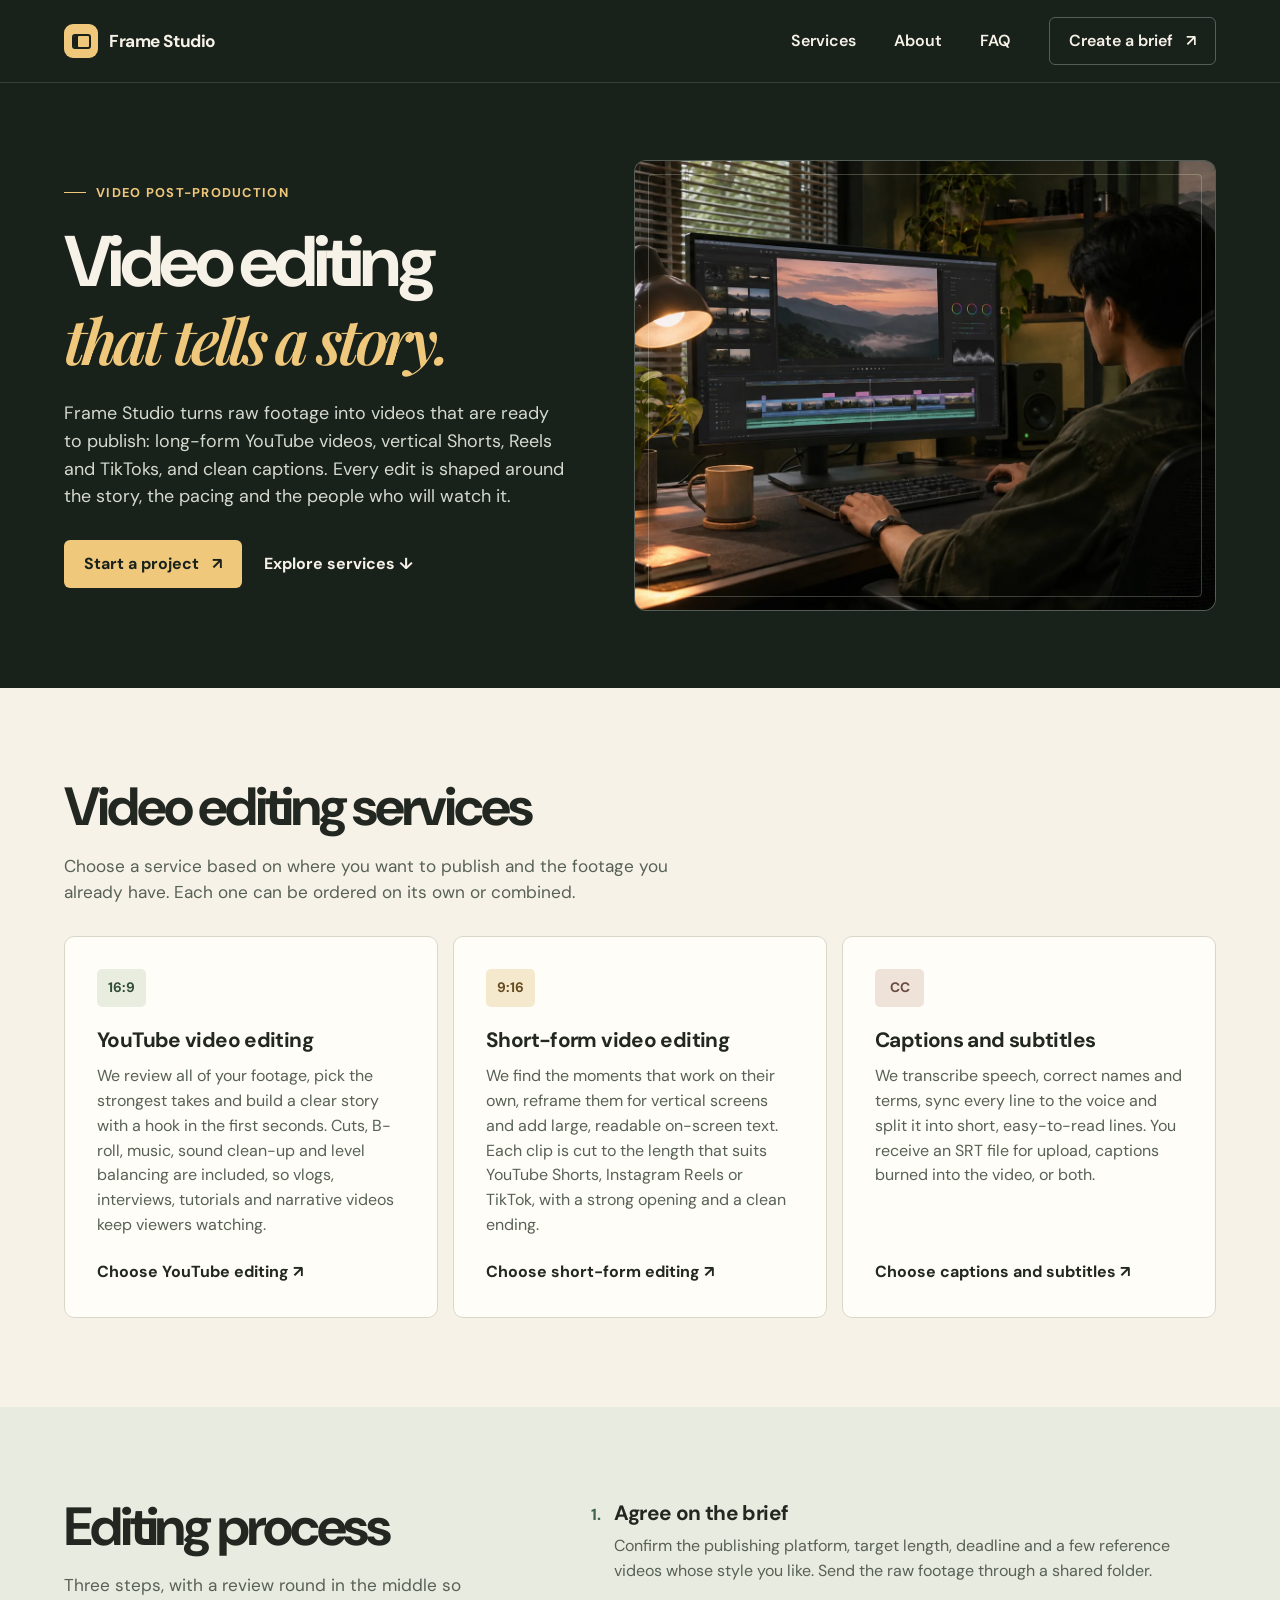
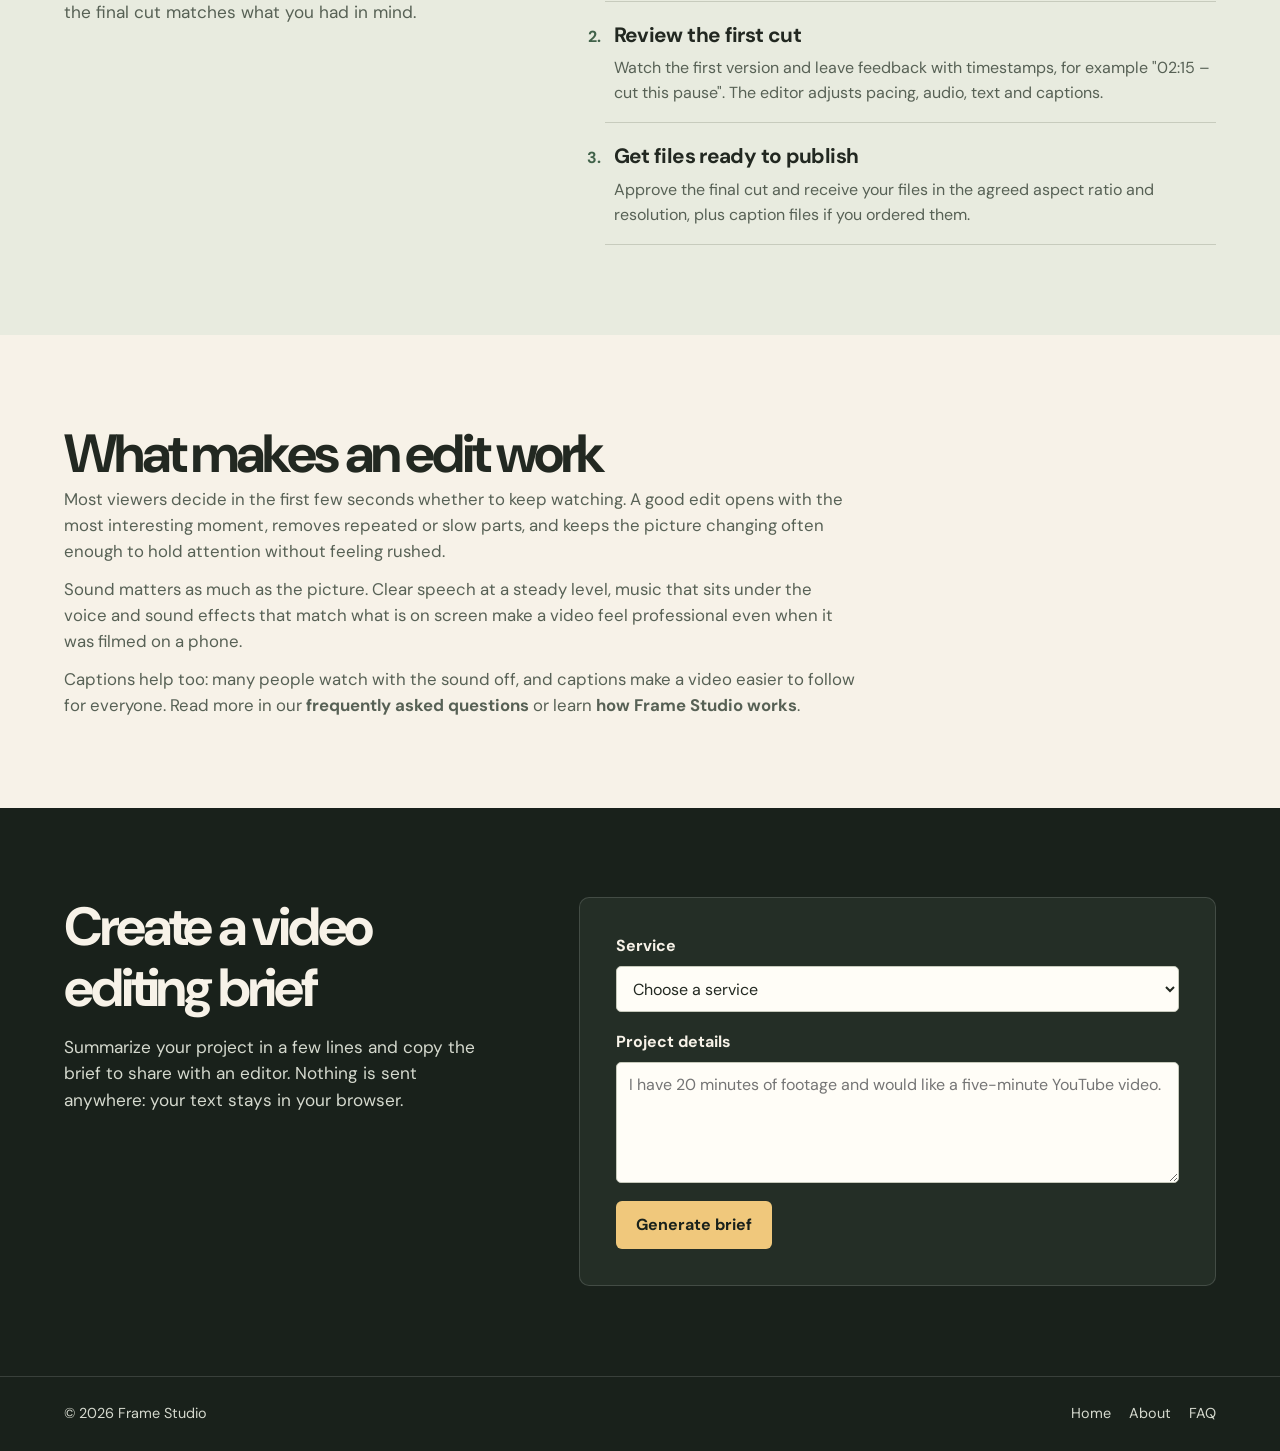
<file: index.html>
<!doctype html>
<html lang="en">
<head>
  <meta charset="utf-8">
  <meta name="viewport" content="width=device-width, initial-scale=1">
  <meta name="theme-color" content="#19211b">
  <title>Frame Studio | YouTube Video Editing, Shorts and Captions</title>
  <meta name="description" content="Frame Studio edits YouTube videos, vertical Shorts, Reels and TikToks, and writes accurate captions and SRT subtitles. See our services, editing process and how to send a brief.">
  <link rel="canonical" href="https://davidkansen01.io.vn/">
  <meta property="og:title" content="Frame Studio | Video Editing Services">
  <meta property="og:description" content="YouTube editing, short-form video and captions, with a clear three-step process.">
  <meta property="og:type" content="website">
  <meta property="og:url" content="https://davidkansen01.io.vn/">
  <meta property="og:image" content="https://davidkansen01.io.vn/phong-dung.webp">
  <link rel="preconnect" href="https://fonts.googleapis.com">
  <link rel="preconnect" href="https://fonts.gstatic.com" crossorigin>
  <link href="https://fonts.googleapis.com/css2?family=DM+Sans:wght@400;500;600;700&family=Playfair+Display:ital,wght@1,600&display=swap" rel="stylesheet">
  <link rel="stylesheet" href="style.css">
  <script type="application/ld+json">
  {
    "@context": "https://schema.org",
    "@type": "ProfessionalService",
    "name": "Frame Studio",
    "url": "https://davidkansen01.io.vn/",
    "image": "https://davidkansen01.io.vn/phong-dung.webp",
    "description": "Video editing for YouTube, short-form vertical video, and captions and subtitles.",
    "serviceType": ["YouTube video editing", "Short-form video editing", "Captions and subtitles"]
  }
  </script>
</head>
<body>
  <a class="skip button" href="#noi-dung">Skip to content</a>
  <header id="dau-trang" class="masthead dark">
    <div class="wrap header-inner">
      <a class="brand" href="/">
        <span class="brand-mark" aria-hidden="true"></span>
        Frame Studio
      </a>
      <nav class="nav" aria-label="Main navigation">
        <a class="nav-section" href="#dich-vu">Services</a>
        <a class="nav-section" href="about.html">About</a>
        <a class="nav-section" href="faq.html">FAQ</a>
        <a class="button ghost" href="#yeu-cau">Create a brief <span aria-hidden="true">↗</span></a>
      </nav>
    </div>
  </header>

  <main id="noi-dung">
    <section class="dark" aria-labelledby="tieu-de">
      <div class="wrap hero">
        <div class="hero-copy">
          <p class="eyebrow">Video post-production</p>
          <h1 id="tieu-de">Video editing <em>that tells a story.</em></h1>
          <p>Frame Studio turns raw footage into videos that are ready to publish: long-form YouTube videos, vertical Shorts, Reels and TikToks, and clean captions. Every edit is shaped around the story, the pacing and the people who will watch it.</p>
          <div class="hero-actions">
            <a class="button" href="#yeu-cau">Start a project <span aria-hidden="true">↗</span></a>
            <a class="text-link" href="#dich-vu">Explore services <span aria-hidden="true">↓</span></a>
          </div>
        </div>
        <figure class="hero-image">
          <img src="phong-dung.webp" width="1440" height="960" fetchpriority="high"
            alt="A video editor reviews footage of a mountain sunset on an editing monitor">
        </figure>
      </div>
    </section>

    <section id="dich-vu" class="section wrap">
      <h2>Video editing services</h2>
      <p class="section-intro">Choose a service based on where you want to publish and the footage you already have. Each one can be ordered on its own or combined.</p>
      <div class="service-grid">
        <article class="service">
          <span class="format">16:9</span>
          <h3>YouTube video editing</h3>
          <p>We review all of your footage, pick the strongest takes and build a clear story with a hook in the first seconds. Cuts, B-roll, music, sound clean-up and level balancing are included, so vlogs, interviews, tutorials and narrative videos keep viewers watching.</p>
          <a class="text-link" href="#yeu-cau" data-service="youtube">Choose YouTube editing <span aria-hidden="true">↗</span></a>
        </article>
        <article class="service">
          <span class="format">9:16</span>
          <h3>Short-form video editing</h3>
          <p>We find the moments that work on their own, reframe them for vertical screens and add large, readable on-screen text. Each clip is cut to the length that suits YouTube Shorts, Instagram Reels or TikTok, with a strong opening and a clean ending.</p>
          <a class="text-link" href="#yeu-cau" data-service="short">Choose short-form editing <span aria-hidden="true">↗</span></a>
        </article>
        <article class="service">
          <span class="format">CC</span>
          <h3>Captions and subtitles</h3>
          <p>We transcribe speech, correct names and terms, sync every line to the voice and split it into short, easy-to-read lines. You receive an SRT file for upload, captions burned into the video, or both.</p>
          <a class="text-link" href="#yeu-cau" data-service="captions">Choose captions and subtitles <span aria-hidden="true">↗</span></a>
        </article>
      </div>
    </section>

    <section id="quy-trinh" class="section process">
      <div class="wrap process-layout">
        <div>
          <h2>Editing process</h2>
          <p class="section-intro">Three steps, with a review round in the middle so the final cut matches what you had in mind.</p>
        </div>
        <ol class="steps">
          <li>
            <h3>Agree on the brief</h3>
            <p>Confirm the publishing platform, target length, deadline and a few reference videos whose style you like. Send the raw footage through a shared folder.</p>
          </li>
          <li>
            <h3>Review the first cut</h3>
            <p>Watch the first version and leave feedback with timestamps, for example "02:15 – cut this pause". The editor adjusts pacing, audio, text and captions.</p>
          </li>
          <li>
            <h3>Get files ready to publish</h3>
            <p>Approve the final cut and receive your files in the agreed aspect ratio and resolution, plus caption files if you ordered them.</p>
          </li>
        </ol>
      </div>
    </section>

    <section class="section wrap">
      <h2>What makes an edit work</h2>
      <div class="prose">
        <p>Most viewers decide in the first few seconds whether to keep watching. A good edit opens with the most interesting moment, removes repeated or slow parts, and keeps the picture changing often enough to hold attention without feeling rushed.</p>
        <p>Sound matters as much as the picture. Clear speech at a steady level, music that sits under the voice and sound effects that match what is on screen make a video feel professional even when it was filmed on a phone.</p>
        <p>Captions help too: many people watch with the sound off, and captions make a video easier to follow for everyone. Read more in our <a class="text-link" href="faq.html">frequently asked questions</a> or learn <a class="text-link" href="about.html">how Frame Studio works</a>.</p>
      </div>
    </section>

    <section id="yeu-cau" class="section dark">
      <div class="wrap brief-layout">
        <div>
          <h2>Create a video editing brief</h2>
          <p class="section-intro">Summarize your project in a few lines and copy the brief to share with an editor. Nothing is sent anywhere: your text stays in your browser.</p>
        </div>
        <div class="form-panel">
          <form id="brief-form" method="post">
            <div class="field">
              <label for="service">Service</label>
              <select id="service" name="service" required>
                <option value="">Choose a service</option>
                <option value="youtube">YouTube video editing</option>
                <option value="short">Short-form video editing</option>
                <option value="captions">Captions and subtitles</option>
                <option value="other">Multiple services</option>
              </select>
            </div>
            <div class="field">
              <label for="details">Project details</label>
              <textarea id="details" name="details" rows="4" maxlength="1500" required
                placeholder="I have 20 minutes of footage and would like a five-minute YouTube video."></textarea>
            </div>
            <button id="make-brief" class="button" type="submit" disabled>Generate brief</button>
            <noscript><p>Enable JavaScript to generate a brief.</p></noscript>
          </form>
          <div id="brief-result" class="brief-result" hidden>
            <div class="field">
              <label for="brief-text">Project brief</label>
              <textarea id="brief-text" rows="5" readonly></textarea>
            </div>
            <button id="copy-brief" class="button ghost" type="button">Copy brief</button>
          </div>
          <p id="brief-status" class="status" role="status"></p>
        </div>
      </div>
    </section>
  </main>

  <footer class="footer dark">
    <div class="wrap foot">
      <span>© 2026 Frame Studio</span>
      <nav aria-label="Footer">
        <a href="/">Home</a>
        <a href="about.html">About</a>
        <a href="faq.html">FAQ</a>
      </nav>
    </div>
  </footer>
  <script>
    const form = document.querySelector("#brief-form");
    const service = document.querySelector("#service");
    const details = document.querySelector("#details");
    const result = document.querySelector("#brief-result");
    const brief = document.querySelector("#brief-text");
    const statusMessage = document.querySelector("#brief-status");
    const detailsRequired = "Describe your project.";

    document.querySelectorAll("[data-service]").forEach((link) => {
      link.addEventListener("click", () => {
        service.value = link.dataset.service;
        service.setCustomValidity("");
        result.hidden = true;
        statusMessage.textContent = "";
      });
    });

    form.addEventListener("input", () => {
      service.setCustomValidity("");
      details.setCustomValidity("");
      result.hidden = true;
      statusMessage.textContent = "";
    });

    service.addEventListener("invalid", () => service.setCustomValidity("Choose a service."));
    details.addEventListener("invalid", () => details.setCustomValidity(detailsRequired));

    form.addEventListener("submit", (event) => {
      event.preventDefault();
      const description = details.value.trim();
      if (!description) {
        details.setCustomValidity(detailsRequired);
        details.reportValidity();
        return;
      }
      const selectedService = service.selectedOptions[0].textContent;
      brief.value = ["VIDEO EDITING BRIEF", selectedService, "", description].join("\n");
      result.hidden = false;
      brief.focus();
      statusMessage.textContent = "Your brief is ready to copy.";
    });

    document.querySelector("#copy-brief").addEventListener("click", async () => {
      try {
        await navigator.clipboard.writeText(brief.value);
        statusMessage.textContent = "Brief copied.";
      } catch {
        brief.focus();
        brief.select();
        statusMessage.textContent = "Brief selected. Use your browser’s copy command to copy it.";
      }
    });

    document.querySelector("#make-brief").disabled = false;
  </script>
</body>
</html>
</file>
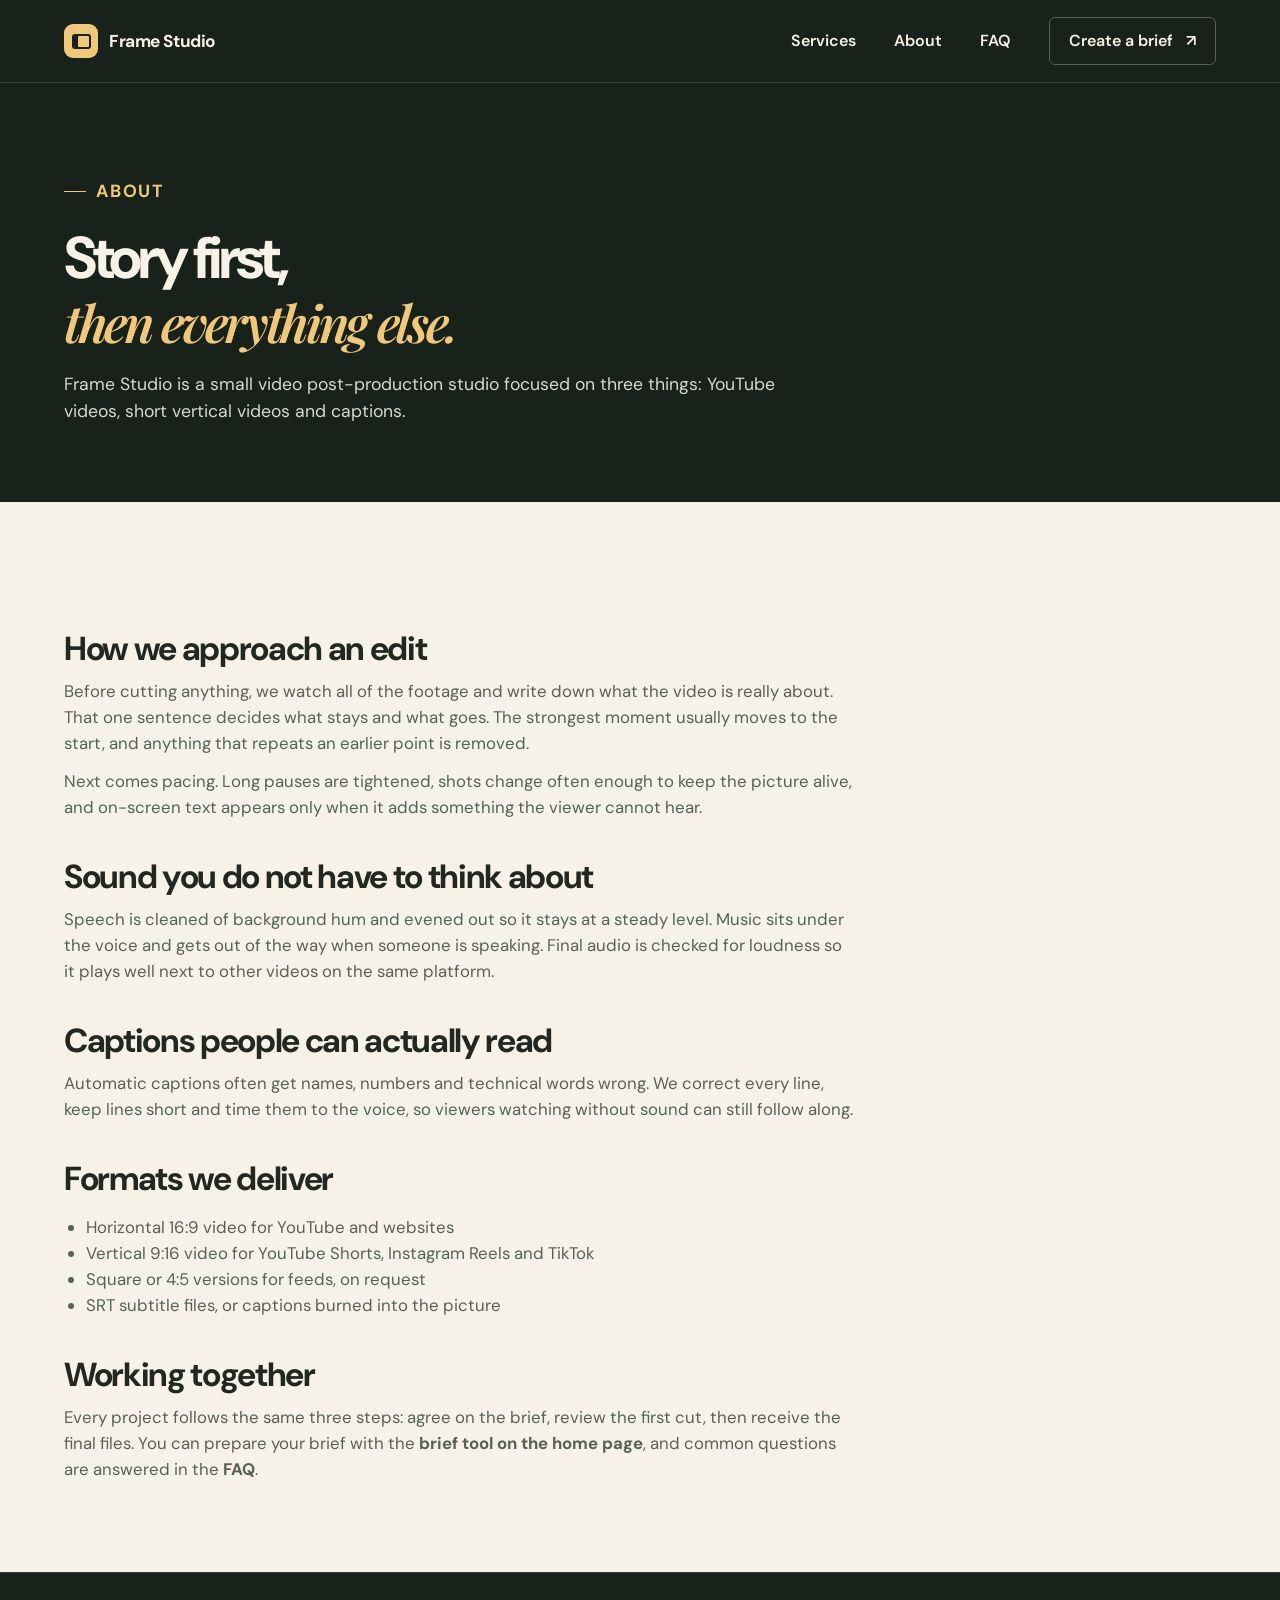
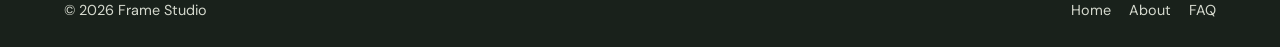
<file: about.html>
<!doctype html>
<html lang="en">
<head>
  <meta charset="utf-8">
  <meta name="viewport" content="width=device-width, initial-scale=1">
  <meta name="theme-color" content="#19211b">
  <title>About Frame Studio | How We Edit Your Videos</title>
  <meta name="description" content="Learn how Frame Studio approaches video editing: story first, clean sound, readable captions and files delivered in the right format for YouTube, Shorts, Reels and TikTok.">
  <link rel="canonical" href="https://davidkansen01.io.vn/about.html">
  <link rel="preconnect" href="https://fonts.googleapis.com">
  <link rel="preconnect" href="https://fonts.gstatic.com" crossorigin>
  <link href="https://fonts.googleapis.com/css2?family=DM+Sans:wght@400;500;600;700&family=Playfair+Display:ital,wght@1,600&display=swap" rel="stylesheet">
  <link rel="stylesheet" href="style.css">
</head>
<body>
  <a class="skip button" href="#noi-dung">Skip to content</a>
  <header class="masthead dark">
    <div class="wrap header-inner">
      <a class="brand" href="/"><span class="brand-mark" aria-hidden="true"></span>Frame Studio</a>
      <nav class="nav" aria-label="Main navigation">
        <a class="nav-section" href="/#dich-vu">Services</a>
        <a class="nav-section" href="about.html" aria-current="page">About</a>
        <a class="nav-section" href="faq.html">FAQ</a>
        <a class="button ghost" href="/#yeu-cau">Create a brief <span aria-hidden="true">↗</span></a>
      </nav>
    </div>
  </header>

  <main id="noi-dung">
    <section class="dark">
      <div class="wrap page-head">
        <p class="eyebrow">About</p>
        <h1>Story first, <em>then everything else.</em></h1>
        <p>Frame Studio is a small video post-production studio focused on three things: YouTube videos, short vertical videos and captions.</p>
      </div>
    </section>

    <section class="section wrap">
      <div class="prose">
        <h2>How we approach an edit</h2>
        <p>Before cutting anything, we watch all of the footage and write down what the video is really about. That one sentence decides what stays and what goes. The strongest moment usually moves to the start, and anything that repeats an earlier point is removed.</p>
        <p>Next comes pacing. Long pauses are tightened, shots change often enough to keep the picture alive, and on-screen text appears only when it adds something the viewer cannot hear.</p>

        <h2>Sound you do not have to think about</h2>
        <p>Speech is cleaned of background hum and evened out so it stays at a steady level. Music sits under the voice and gets out of the way when someone is speaking. Final audio is checked for loudness so it plays well next to other videos on the same platform.</p>

        <h2>Captions people can actually read</h2>
        <p>Automatic captions often get names, numbers and technical words wrong. We correct every line, keep lines short and time them to the voice, so viewers watching without sound can still follow along.</p>

        <h2>Formats we deliver</h2>
        <ul>
          <li>Horizontal 16:9 video for YouTube and websites</li>
          <li>Vertical 9:16 video for YouTube Shorts, Instagram Reels and TikTok</li>
          <li>Square or 4:5 versions for feeds, on request</li>
          <li>SRT subtitle files, or captions burned into the picture</li>
        </ul>

        <h2>Working together</h2>
        <p>Every project follows the same three steps: agree on the brief, review the first cut, then receive the final files. You can prepare your brief with the <a class="text-link" href="/#yeu-cau">brief tool on the home page</a>, and common questions are answered in the <a class="text-link" href="faq.html">FAQ</a>.</p>
      </div>
    </section>
  </main>

  <footer class="footer dark">
    <div class="wrap foot">
      <span>© 2026 Frame Studio</span>
      <nav aria-label="Footer"><a href="/">Home</a><a href="about.html">About</a><a href="faq.html">FAQ</a></nav>
    </div>
  </footer>
</body>
</html>
</file>
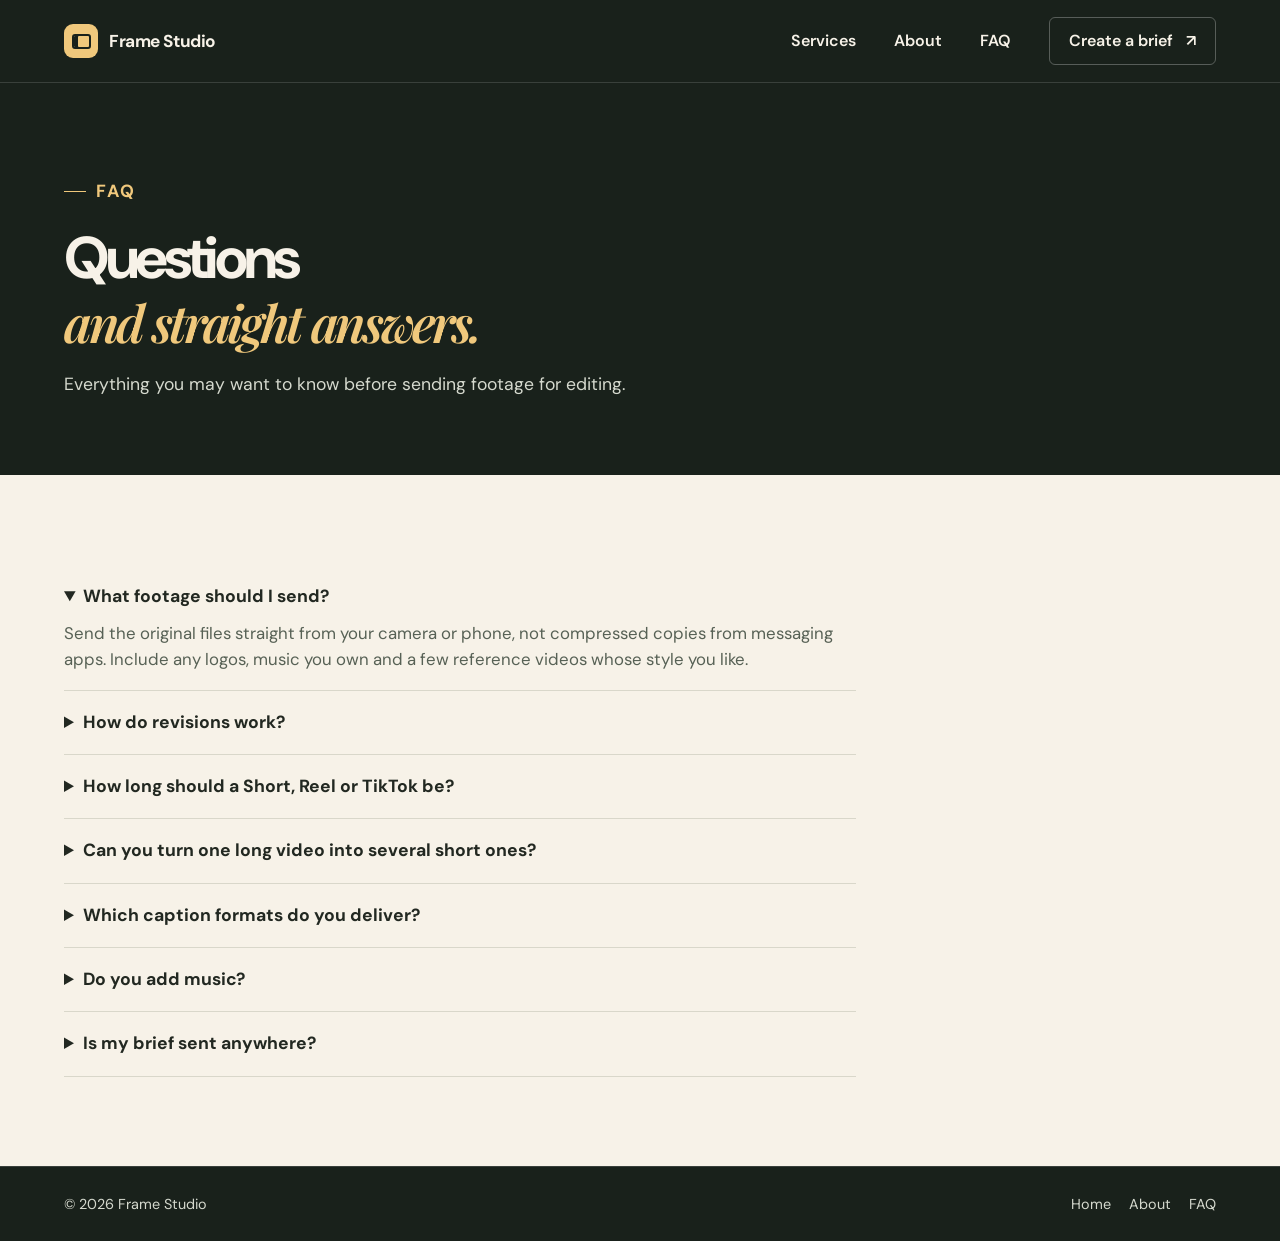
<file: faq.html>
<!doctype html>
<html lang="en">
<head>
  <meta charset="utf-8">
  <meta name="viewport" content="width=device-width, initial-scale=1">
  <meta name="theme-color" content="#19211b">
  <title>Video Editing FAQ | Frame Studio</title>
  <meta name="description" content="Answers to common questions about video editing with Frame Studio: what footage to send, how revisions work, video lengths for Shorts and Reels, and caption file formats.">
  <link rel="canonical" href="https://davidkansen01.io.vn/faq.html">
  <link rel="preconnect" href="https://fonts.googleapis.com">
  <link rel="preconnect" href="https://fonts.gstatic.com" crossorigin>
  <link href="https://fonts.googleapis.com/css2?family=DM+Sans:wght@400;500;600;700&family=Playfair+Display:ital,wght@1,600&display=swap" rel="stylesheet">
  <link rel="stylesheet" href="style.css">
  <script type="application/ld+json">
  {
    "@context": "https://schema.org",
    "@type": "FAQPage",
    "mainEntity": [
      {"@type": "Question", "name": "What footage should I send?", "acceptedAnswer": {"@type": "Answer", "text": "Send the original files straight from your camera or phone, not compressed copies from messaging apps. Include any logos, music you own and a few reference videos whose style you like."}},
      {"@type": "Question", "name": "How do revisions work?", "acceptedAnswer": {"@type": "Answer", "text": "After the first cut you leave feedback with timestamps. The editor makes the changes and sends an updated version for approval."}},
      {"@type": "Question", "name": "How long should a Short, Reel or TikTok be?", "acceptedAnswer": {"@type": "Answer", "text": "Most short clips work best when they make one point quickly. We cut each clip to the length the moment needs and stay within the limits of the platform you choose."}},
      {"@type": "Question", "name": "Which caption formats do you deliver?", "acceptedAnswer": {"@type": "Answer", "text": "An SRT subtitle file that you upload to YouTube or other platforms, captions burned into the video, or both."}},
      {"@type": "Question", "name": "Is my brief sent anywhere?", "acceptedAnswer": {"@type": "Answer", "text": "No. The brief tool on the home page runs in your browser. You copy the brief and share it yourself."}}
    ]
  }
  </script>
</head>
<body>
  <a class="skip button" href="#noi-dung">Skip to content</a>
  <header class="masthead dark">
    <div class="wrap header-inner">
      <a class="brand" href="/"><span class="brand-mark" aria-hidden="true"></span>Frame Studio</a>
      <nav class="nav" aria-label="Main navigation">
        <a class="nav-section" href="/#dich-vu">Services</a>
        <a class="nav-section" href="about.html">About</a>
        <a class="nav-section" href="faq.html" aria-current="page">FAQ</a>
        <a class="button ghost" href="/#yeu-cau">Create a brief <span aria-hidden="true">↗</span></a>
      </nav>
    </div>
  </header>

  <main id="noi-dung">
    <section class="dark">
      <div class="wrap page-head">
        <p class="eyebrow">FAQ</p>
        <h1>Questions <em>and straight answers.</em></h1>
        <p>Everything you may want to know before sending footage for editing.</p>
      </div>
    </section>

    <section class="section wrap">
      <div class="prose faq">
        <details open>
          <summary>What footage should I send?</summary>
          <p>Send the original files straight from your camera or phone, not compressed copies from messaging apps. Include any logos, music you own and a few reference videos whose style you like.</p>
        </details>
        <details>
          <summary>How do revisions work?</summary>
          <p>After the first cut you leave feedback with timestamps, such as "01:40 – remove this part" or "03:05 – make the text bigger". The editor makes the changes and sends an updated version for approval.</p>
        </details>
        <details>
          <summary>How long should a Short, Reel or TikTok be?</summary>
          <p>Most short clips work best when they make one point quickly. We cut each clip to the length the moment needs and stay within the limits of the platform you choose.</p>
        </details>
        <details>
          <summary>Can you turn one long video into several short ones?</summary>
          <p>Yes. A long interview, podcast or vlog usually contains several moments that stand on their own. We pick them out, reframe them for vertical screens and add captions to each one.</p>
        </details>
        <details>
          <summary>Which caption formats do you deliver?</summary>
          <p>An SRT subtitle file that you upload to YouTube or other platforms, captions burned into the video, or both.</p>
        </details>
        <details>
          <summary>Do you add music?</summary>
          <p>Yes, using music you own or tracks that are licensed for use in online videos, so your upload is not blocked or muted.</p>
        </details>
        <details>
          <summary>Is my brief sent anywhere?</summary>
          <p>No. The <a class="text-link" href="/#yeu-cau">brief tool</a> on the home page runs in your browser. You copy the brief and share it yourself.</p>
        </details>
      </div>
    </section>
  </main>

  <footer class="footer dark">
    <div class="wrap foot">
      <span>© 2026 Frame Studio</span>
      <nav aria-label="Footer"><a href="/">Home</a><a href="about.html">About</a><a href="faq.html">FAQ</a></nav>
    </div>
  </footer>
</body>
</html>
</file>
<file: style.css>
:root {
  --forest: #19211b;
  --forest-light: #242e26;
  --ink: #222821;
  --cream: #f7f2e8;
  --paper: #fffdf7;
  --gold: #f0c87c;
  --muted: #576155;
  --line: #d9d7ca;
  --page: min(1240px, 100% - 2 * clamp(20px, 5vw, 76px));
  color: var(--ink);
  background: var(--cream);
  font: 400 16px/1.55 "DM Sans", system-ui, sans-serif;
}
* { box-sizing: border-box; }
[hidden] { display: none !important; }
html { scroll-behavior: smooth; }
body { margin: 0; }
h1, h2, h3, p, figure { margin: 0; }
a { color: inherit; }
img { display: block; max-width: 100%; }
button, select, textarea { font: inherit; }
button { cursor: pointer; }
:focus-visible { outline: 3px solid #9b5a18; outline-offset: 4px; }
.dark :focus-visible { outline-color: var(--gold); }
.wrap { width: var(--page); margin-inline: auto; }
.dark { background: var(--forest); color: var(--cream); }
.skip { position: absolute; top: 12px; left: 12px; z-index: 2; }
.skip:not(:focus) { clip-path: inset(50%); }
.masthead { border-bottom: 1px solid #ffffff24; }
.header-inner, .foot {
  display: flex;
  justify-content: space-between;
  align-items: center;
  gap: 24px;
}
.header-inner { min-height: 82px; }
.brand {
  display: inline-flex;
  align-items: center;
  gap: 11px;
  text-decoration: none;
  font-size: 1.08rem;
  font-weight: 700;
  letter-spacing: -0.025em;
  white-space: nowrap;
}
.brand-mark {
  display: grid;
  place-items: center;
  width: 34px;
  height: 34px;
  background: var(--gold);
  color: var(--forest);
  border-radius: 9px;
}
.brand-mark::before {
  content: "";
  width: 15px;
  height: 11px;
  border: 2px solid currentColor;
  border-radius: 3px;
  box-shadow: inset 4px 0 currentColor;
}
.nav { display: flex; align-items: center; gap: clamp(18px, 3vw, 38px); }
.nav a { text-decoration: none; font-weight: 600; }
.nav a:hover, .text-link:hover { text-decoration: underline; text-underline-offset: 5px; }
.button {
  display: inline-flex;
  min-height: 48px;
  align-items: center;
  justify-content: center;
  gap: 13px;
  padding: 10px 19px;
  border: 1px solid transparent;
  border-radius: 6px;
  background: var(--gold);
  color: var(--forest);
  font-weight: 700;
  text-decoration: none;
  text-align: center;
}
.button:hover { background: #ffdb97; }
.button.ghost { border-color: #ffffff45; color: var(--cream); background: transparent; }
.button.ghost:hover { background: #ffffff12; }
.hero {
  display: grid;
  grid-template-columns: 0.93fr 1.07fr;
  align-items: center;
  gap: clamp(30px, 5vw, 74px);
  padding-block: clamp(48px, 6vw, 88px);
}
.eyebrow {
  display: flex;
  align-items: center;
  gap: 10px;
  margin-bottom: 22px;
  font-size: .8rem;
  font-weight: 700;
  letter-spacing: .1em;
  text-transform: uppercase;
}
.eyebrow::before { content: ""; width: 22px; height: 1px; background: currentColor; }
.dark .eyebrow { color: var(--gold); }
h1 {
  font-size: clamp(3rem, 5.6vw, 5.25rem);
  font-weight: 700;
  letter-spacing: -.068em;
  line-height: 1.07;
}
h1 em {
  display: block;
  margin-block: 3px 0;
  color: var(--gold);
  font: italic 600 .87em/1.17 "Playfair Display", Georgia, serif;
  letter-spacing: -.065em;
}
.hero-copy > p:not(.eyebrow) {
  max-width: 42ch;
  margin-block: 23px 29px;
  color: #d5d9ce;
  font-size: clamp(1rem, 1.4vw, 1.15rem);
}
.hero-actions { display: flex; flex-wrap: wrap; align-items: center; gap: 15px 22px; }
.text-link { font-weight: 700; text-decoration: none; }
.hero-image {
  position: relative;
  overflow: hidden;
  aspect-ratio: 1.29;
  background: var(--forest-light);
  border: 1px solid #ffffff38;
  border-radius: 12px;
}
.hero-image img { width: 100%; height: 100%; object-fit: cover; object-position: 53% center; }
.hero-image::after {
  position: absolute;
  inset: 13px;
  border: 1px solid #fff9e23b;
  border-radius: 4px;
  content: "";
  pointer-events: none;
}
.section { padding-block: clamp(55px, 7vw, 100px); }
.section h2 {
  font-size: clamp(2.1rem, 4.2vw, 3.65rem);
  letter-spacing: -.058em;
  line-height: 1.14;
}
.section-intro {
  max-width: 54ch;
  margin-block: 14px 30px;
  color: var(--muted);
  font-size: 1.075rem;
}
.service-grid {
  display: grid;
  grid-template-columns: repeat(3, minmax(0, 1fr));
  gap: 15px;
}
.service {
  display: flex;
  flex-direction: column;
  align-items: flex-start;
  min-height: 259px;
  padding: clamp(20px, 2.5vw, 33px);
  border: 1px solid var(--line);
  border-radius: 10px;
  background: var(--paper);
}
.service h3, .steps h3 { font-size: 1.3rem; letter-spacing: -.03em; }
.service p, .steps p { color: var(--muted); }
.service p { margin-block: 8px 22px; }
.service a { margin-top: auto; }
.format {
  display: inline-grid;
  min-width: 49px;
  min-height: 38px;
  place-items: center;
  padding: 3px 9px;
  margin-bottom: 17px;
  border-radius: 5px;
  background: #e9eddf;
  color: #304d37;
  font-weight: 700;
  font-size: .86rem;
}
.service:nth-child(2) .format { background: #f4e8cd; color: #654b1d; }
.service:nth-child(3) .format { background: #eee2d9; color: #694c3f; }
.process { background: #e8ebdf; }
.process-layout, .brief-layout {
  display: grid;
  grid-template-columns: .8fr 1.2fr;
  align-items: start;
  gap: clamp(26px, 7vw, 104px);
}
.steps { margin: 0; padding-left: 26px; }
.steps li { padding: 17px 0 17px 9px; border-bottom: 1px solid #c7cbbd; }
.steps li:first-child { padding-top: 0; }
.steps li::marker { color: #41624a; font-weight: 700; }
.steps p { margin-top: 5px; }
.dark .section-intro { color: #d5d9ce; }
.form-panel {
  padding: clamp(19px, 3.6vw, 36px);
  border: 1px solid #ffffff24;
  border-radius: 10px;
  background: var(--forest-light);
}
.field { display: grid; gap: 7px; margin-bottom: 18px; }
.field label { font-weight: 700; }
select, textarea {
  width: 100%;
  min-height: 46px;
  padding: 10px 12px;
  color: var(--ink);
  background: var(--paper);
  border: 1px solid #c6c9bb;
  border-radius: 5px;
}
textarea { resize: vertical; }
.brief-result { margin-top: 23px; padding-top: 23px; border-top: 1px solid #ffffff35; }
.status { margin-top: 9px; color: var(--gold); }
.status:empty { margin: 0; }
.footer { border-top: 1px solid #ffffff24; }
.foot { min-height: 74px; font-size: .9rem; color: #d5d9ce; }
@media (max-width: 850px) {
  .hero { grid-template-columns: 1fr; }
  .hero-image { aspect-ratio: 1.58; }
  .service-grid { grid-template-columns: 1fr; }
  .service { min-height: auto; }
  .process-layout, .brief-layout { grid-template-columns: 1fr; }
}
@media (max-width: 570px) {
  .header-inner { min-height: 68px; gap: 10px; }
  .brand { gap: 7px; font-size: .95rem; }
  .brand-mark { width: 28px; height: 28px; }
  .nav .nav-section { display: none; }
  .nav .button { font-size: .87rem; min-height: 42px; padding-inline: 10px; }
  .hero-image { aspect-ratio: 1.33; }
  .foot { min-height: 64px; gap: 12px; }
}
@media (prefers-reduced-motion: reduce) {
  html { scroll-behavior: auto; }
}

/* Added: article pages and FAQ */
.page-head { padding-block: clamp(44px, 6vw, 80px); }
.page-head h1 { font-size: clamp(2.4rem, 4.6vw, 4rem); }
.page-head p { max-width: 60ch; margin-top: 18px; color: #d5d9ce; font-size: 1.1rem; }
.prose { max-width: 72ch; }
.prose h2 { font-size: clamp(1.6rem, 2.6vw, 2.1rem); letter-spacing: -.04em; margin: 38px 0 10px; }
.prose h3 { font-size: 1.2rem; margin: 26px 0 6px; }
.prose p, .prose li { color: var(--muted); font-size: 1.05rem; }
.prose p + p { margin-top: 12px; }
.prose ul { padding-left: 22px; }
.faq details { padding: 18px 0; border-bottom: 1px solid var(--line); }
.faq summary { cursor: pointer; font-weight: 700; font-size: 1.1rem; }
.faq details p { margin-top: 10px; color: var(--muted); }
.foot nav { display: flex; flex-wrap: wrap; gap: 18px; }
.foot nav a { text-decoration: none; }
.foot nav a:hover { text-decoration: underline; }
</file>
